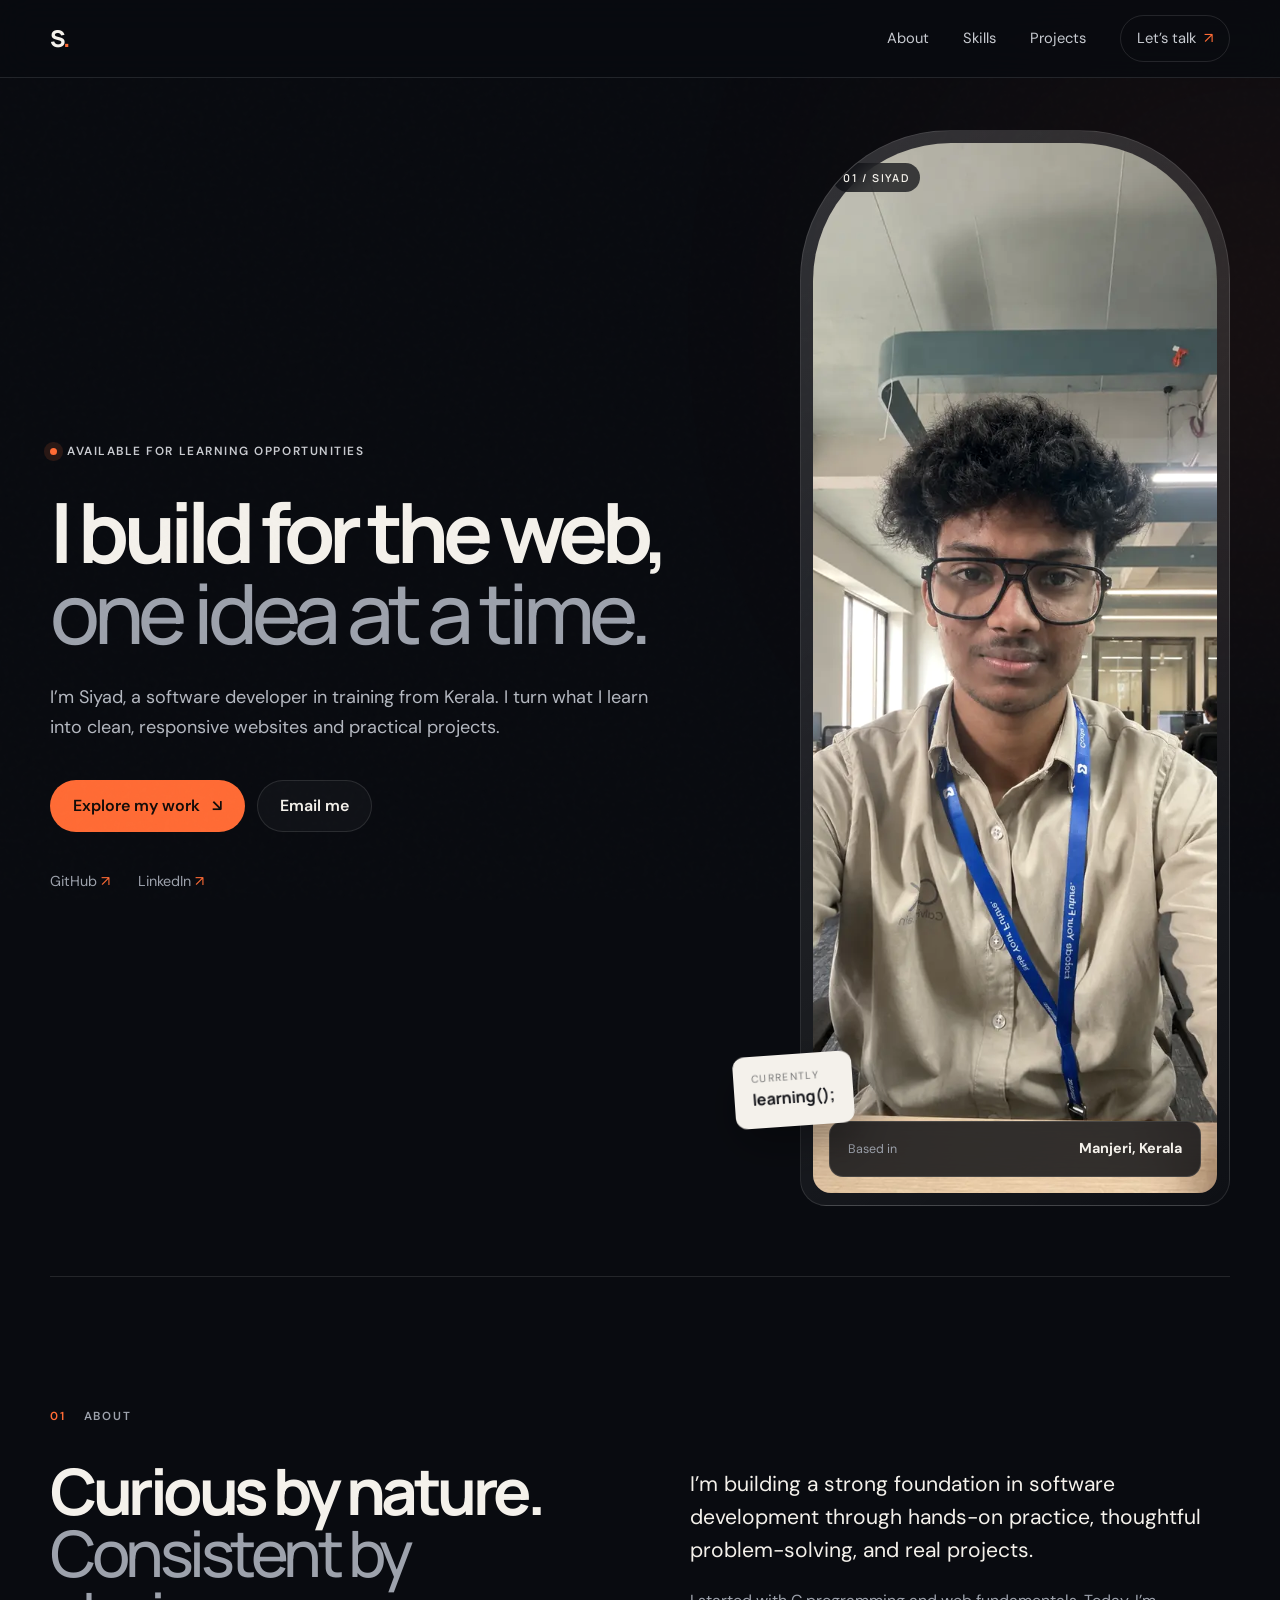
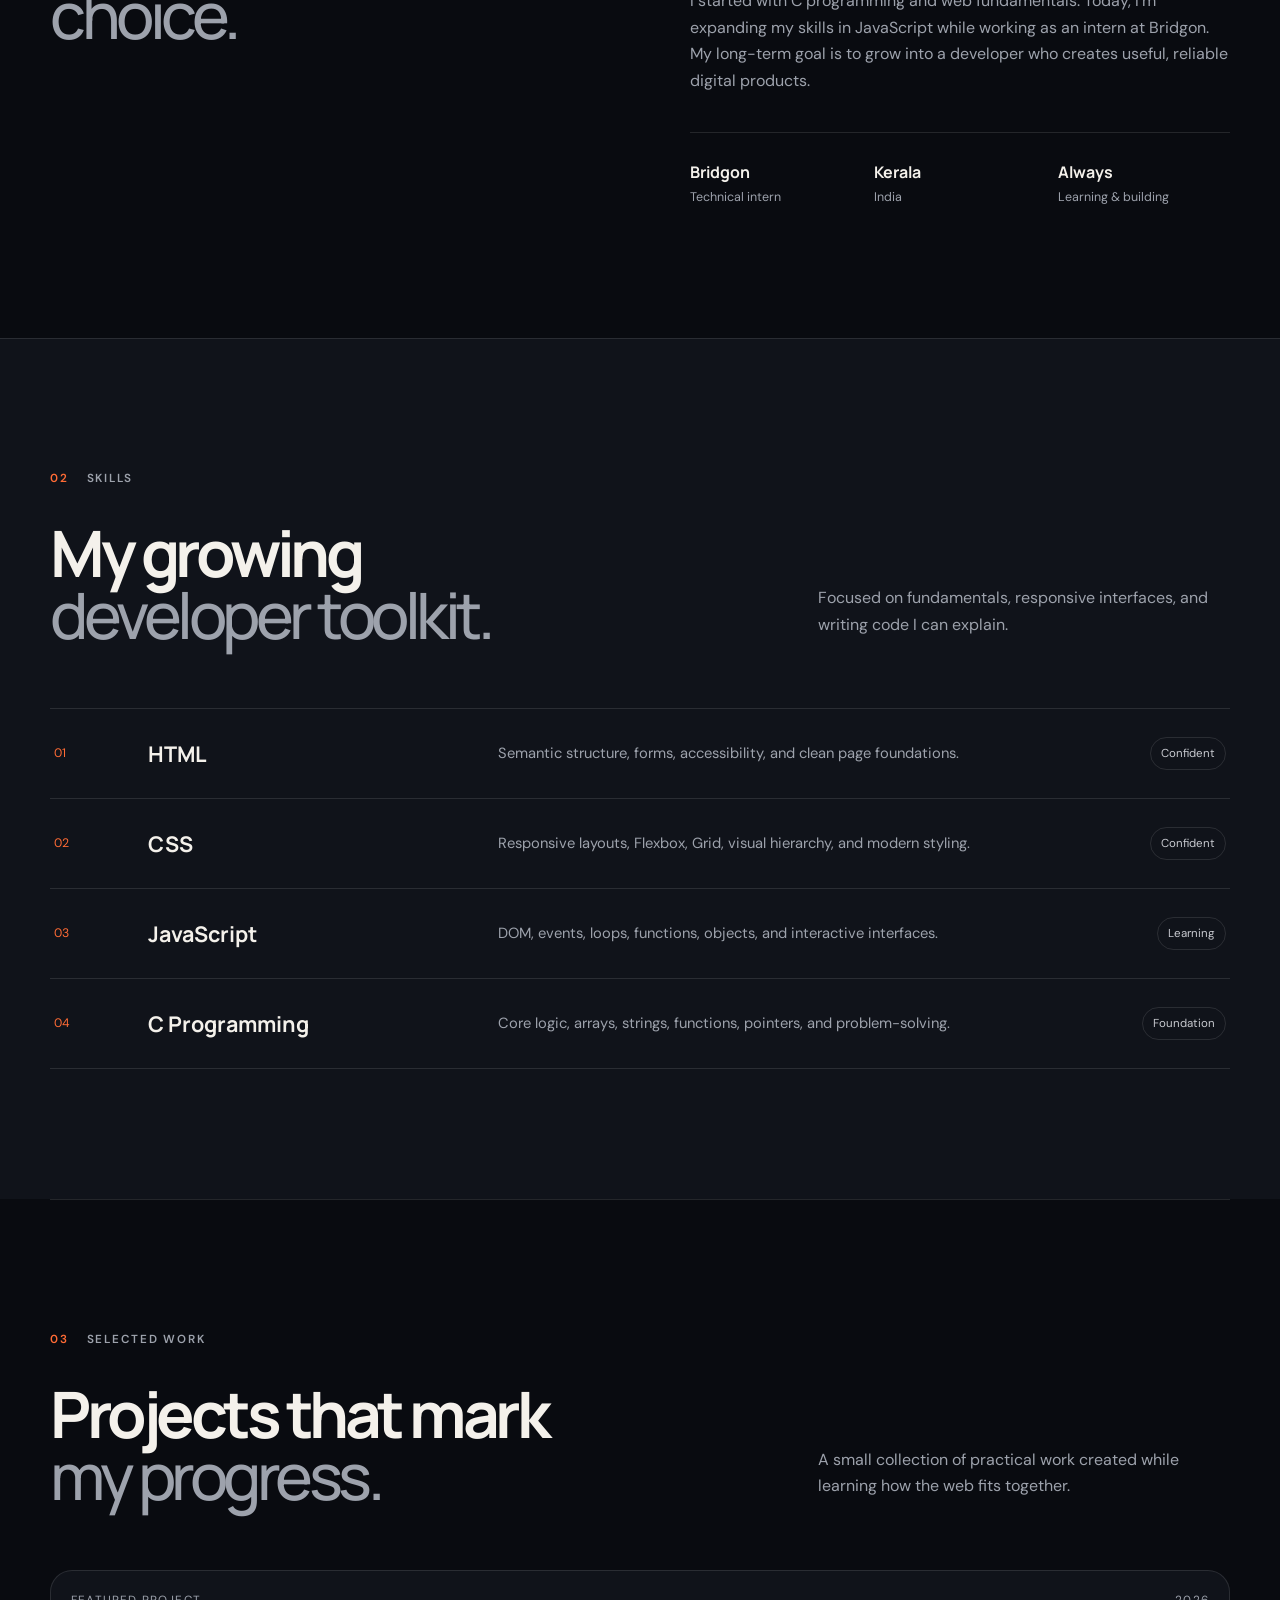
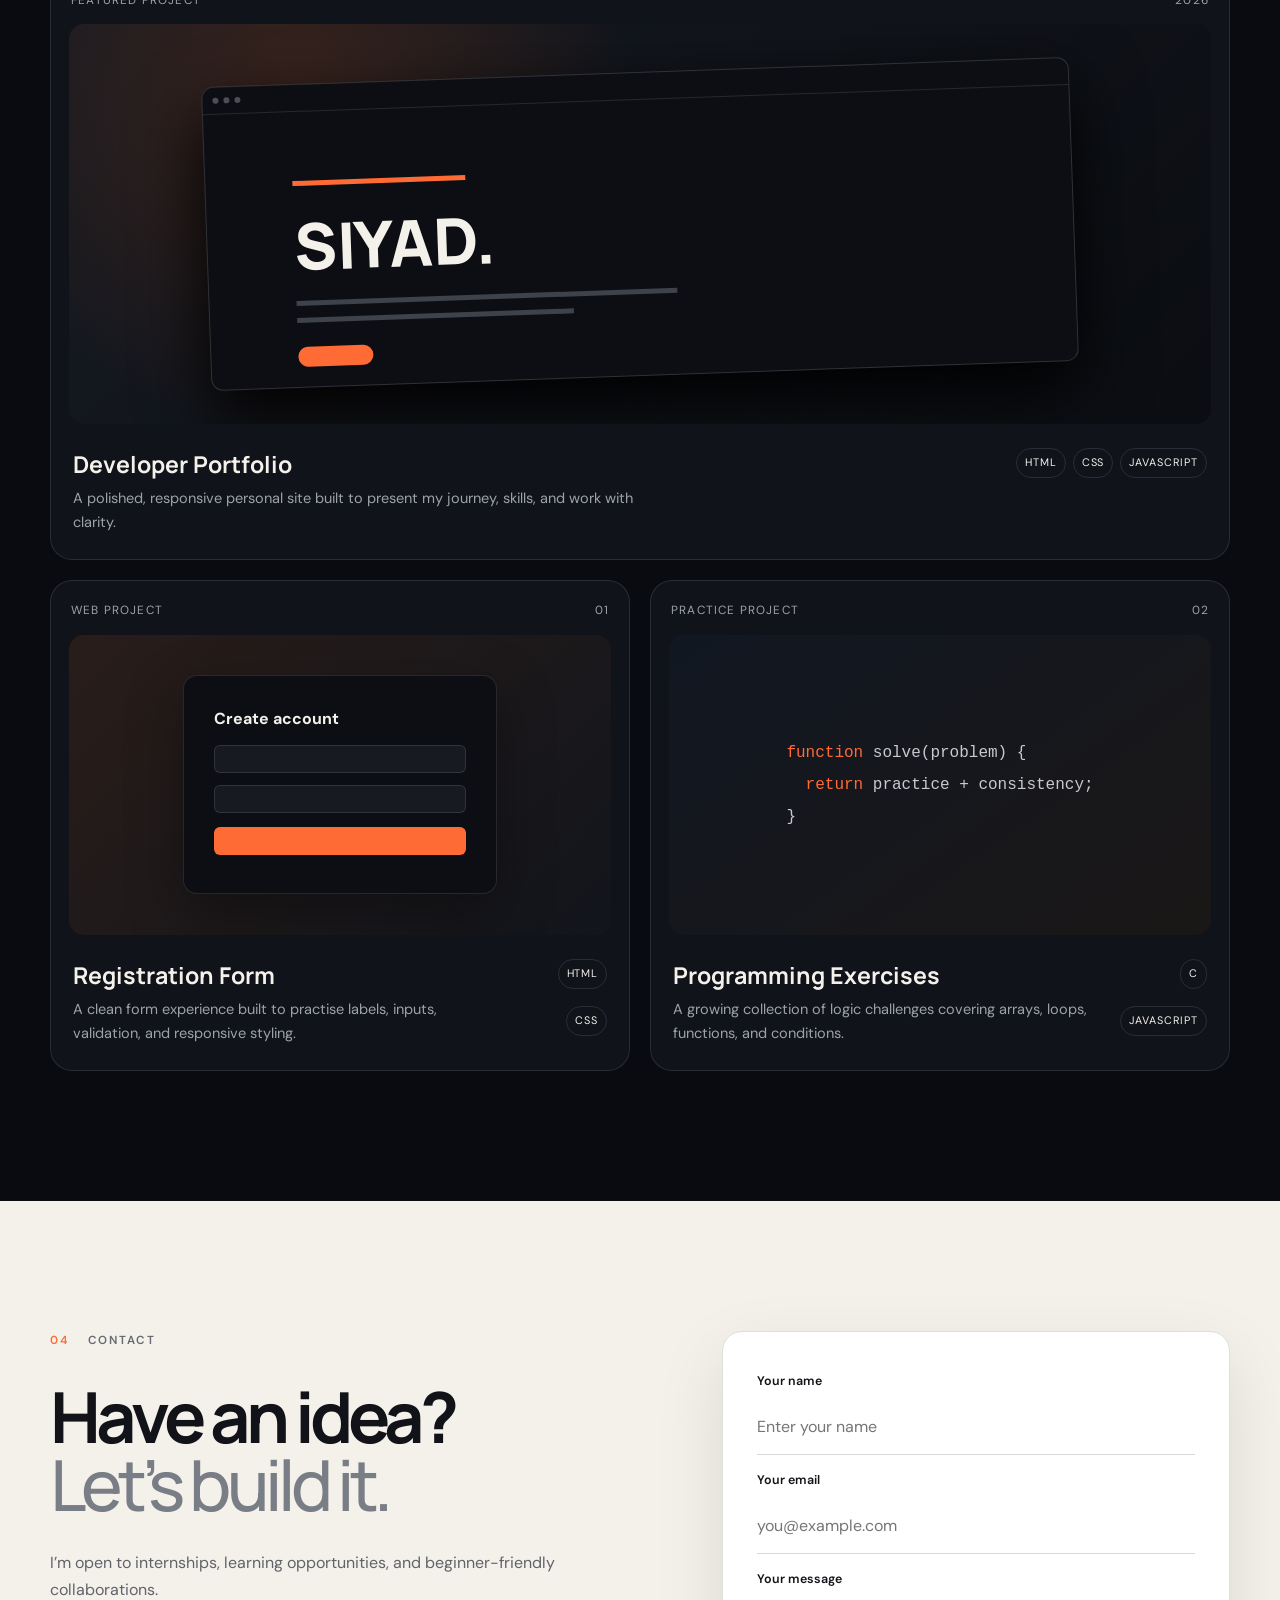
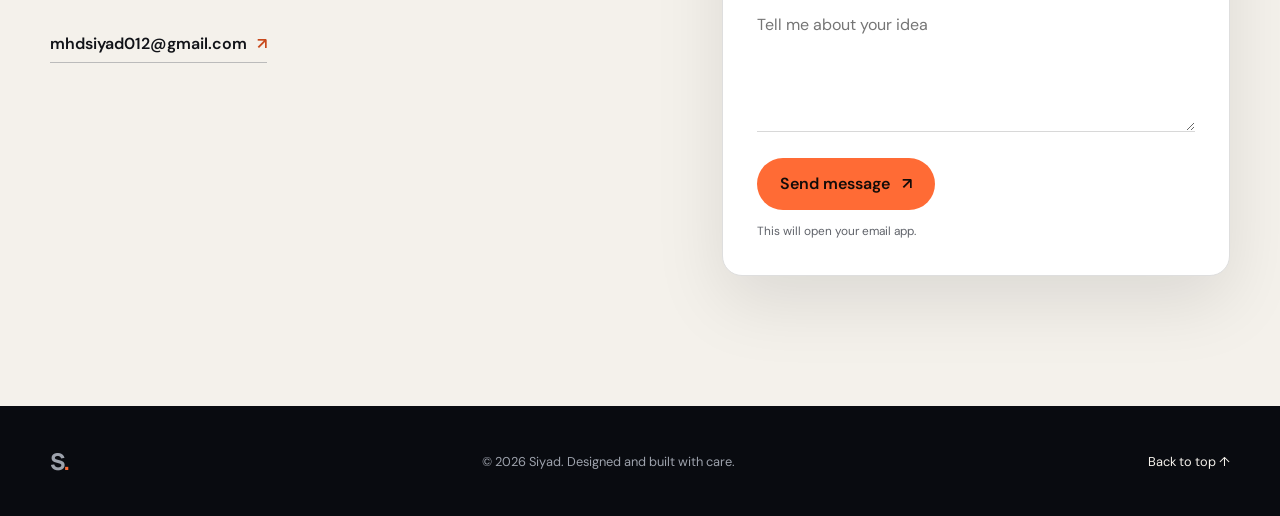
<file: new portfolio/Siyad_Professional_Portfolio_Code (1)/index.html>
<!doctype html>
<html lang="en">
<head>
  <meta charset="utf-8">
  <meta name="viewport" content="width=device-width, initial-scale=1">
  <meta name="description" content="Portfolio of Siyad, a software developer in training focused on thoughtful web experiences and strong programming foundations.">
  <meta name="theme-color" content="#090b10">
  <title>Siyad — Software Developer</title>
  <link rel="preconnect" href="https://fonts.googleapis.com">
  <link rel="preconnect" href="https://fonts.gstatic.com" crossorigin>
  <link href="https://fonts.googleapis.com/css2?family=DM+Sans:wght@400;500;600&family=Manrope:wght@500;600;700;800&display=swap" rel="stylesheet">
  <link rel="stylesheet" href="style.css">
  <script src="script.js" defer></script>
</head>
<body>
  <a class="skip-link" href="#main">Skip to content</a>
  <div class="page-glow" aria-hidden="true"></div>
  <header class="site-header">
    <nav class="nav shell" aria-label="Main navigation">
      <a class="brand" href="#home" aria-label="Siyad home">S<span>.</span></a>
      <button class="menu-toggle" type="button" aria-expanded="false" aria-controls="nav-links"><span></span><span></span><span></span><span class="sr-only">Open menu</span></button>
      <div class="nav-links" id="nav-links"><a href="#about">About</a><a href="#skills">Skills</a><a href="#projects">Projects</a><a href="#contact" class="nav-cta">Let’s talk <span>↗</span></a></div>
    </nav>
  </header>
  <main id="main">
    <section class="hero shell" id="home">
      <div class="hero-copy reveal">
        <div class="eyebrow"><span></span> Available for learning opportunities</div>
        <h1>I build for the web,<br><em>one idea at a time.</em></h1>
        <p class="hero-intro">I’m Siyad, a software developer in training from Kerala. I turn what I learn into clean, responsive websites and practical projects.</p>
        <div class="hero-actions"><a class="button button-primary" href="#projects">Explore my work <span>↘</span></a><a class="button button-quiet" href="mailto:mhdsiyad012@gmail.com">Email me</a></div>
        <div class="social-row" aria-label="Social links"><a href="https://github.com/mhdsiyad012-dot" target="_blank" rel="noreferrer">GitHub <span>↗</span></a><a href="https://www.linkedin.com/in/muhammed-siyad-a6a916427" target="_blank" rel="noreferrer">LinkedIn <span>↗</span></a></div>
      </div>
      <div class="hero-visual reveal">
        <div class="portrait-frame"><div class="portrait-index">01 / SIYAD</div><img src="profile.webp" alt="Siyad, aspiring software developer" width="900" height="1050"><div class="portrait-caption"><span>Based in</span><strong>Manjeri, Kerala</strong></div></div>
        <div class="code-card" aria-hidden="true"><span>currently</span><strong>learning();</strong></div>
      </div>
    </section>
    <section class="section shell" id="about">
      <div class="section-kicker reveal"><span>01</span> About</div>
      <div class="about-grid"><h2 class="section-title reveal">Curious by nature.<br><em>Consistent by choice.</em></h2><div class="about-copy reveal"><p class="lead">I’m building a strong foundation in software development through hands-on practice, thoughtful problem-solving, and real projects.</p><p>I started with C programming and web fundamentals. Today, I’m expanding my skills in JavaScript while working as an intern at Bridgon. My long-term goal is to grow into a developer who creates useful, reliable digital products.</p><div class="about-facts"><div><strong>Bridgon</strong><span>Technical intern</span></div><div><strong>Kerala</strong><span>India</span></div><div><strong>Always</strong><span>Learning & building</span></div></div></div></div>
    </section>
    <section class="section skills-section" id="skills"><div class="shell">
      <div class="section-kicker reveal"><span>02</span> Skills</div>
      <div class="skills-heading reveal"><h2 class="section-title">My growing<br><em>developer toolkit.</em></h2><p>Focused on fundamentals, responsive interfaces, and writing code I can explain.</p></div>
      <div class="skill-list">
        <article class="skill-item reveal"><span class="skill-number">01</span><h3>HTML</h3><p>Semantic structure, forms, accessibility, and clean page foundations.</p><span class="skill-status">Confident</span></article>
        <article class="skill-item reveal"><span class="skill-number">02</span><h3>CSS</h3><p>Responsive layouts, Flexbox, Grid, visual hierarchy, and modern styling.</p><span class="skill-status">Confident</span></article>
        <article class="skill-item reveal"><span class="skill-number">03</span><h3>JavaScript</h3><p>DOM, events, loops, functions, objects, and interactive interfaces.</p><span class="skill-status">Learning</span></article>
        <article class="skill-item reveal"><span class="skill-number">04</span><h3>C Programming</h3><p>Core logic, arrays, strings, functions, pointers, and problem-solving.</p><span class="skill-status">Foundation</span></article>
      </div>
    </div></section>
    <section class="section shell" id="projects">
      <div class="section-kicker reveal"><span>03</span> Selected work</div>
      <div class="projects-heading reveal"><h2 class="section-title">Projects that mark<br><em>my progress.</em></h2><p>A small collection of practical work created while learning how the web fits together.</p></div>
      <div class="project-grid">
        <article class="project-card project-featured reveal"><div class="project-top"><span>Featured project</span><span>2026</span></div><div class="project-visual portfolio-visual" aria-hidden="true"><div class="mock-window"><div class="mock-bar"><i></i><i></i><i></i></div><div class="mock-content"><span></span><strong>SIYAD.</strong><p></p><p></p><button></button></div></div></div><div class="project-info"><div><h3>Developer Portfolio</h3><p>A polished, responsive personal site built to present my journey, skills, and work with clarity.</p></div><div class="tags"><span>HTML</span><span>CSS</span><span>JavaScript</span></div></div><a class="card-link" href="#home" aria-label="View the developer portfolio"></a></article>
        <article class="project-card reveal"><div class="project-top"><span>Web project</span><span>01</span></div><div class="project-visual form-visual" aria-hidden="true"><div class="mini-form"><strong>Create account</strong><span></span><span></span><button></button></div></div><div class="project-info"><div><h3>Registration Form</h3><p>A clean form experience built to practise labels, inputs, validation, and responsive styling.</p></div><div class="tags"><span>HTML</span><span>CSS</span></div></div></article>
        <article class="project-card reveal"><div class="project-top"><span>Practice project</span><span>02</span></div><div class="project-visual logic-visual" aria-hidden="true"><code><b>function</b> solve(problem) {<br>&nbsp;&nbsp;<b>return</b> practice + consistency;<br>}</code></div><div class="project-info"><div><h3>Programming Exercises</h3><p>A growing collection of logic challenges covering arrays, loops, functions, and conditions.</p></div><div class="tags"><span>C</span><span>JavaScript</span></div></div></article>
      </div>
    </section>
    <section class="contact-section" id="contact"><div class="shell contact-grid">
      <div class="reveal"><div class="section-kicker"><span>04</span> Contact</div><h2>Have an idea?<br><em>Let’s build it.</em></h2><p>I’m open to internships, learning opportunities, and beginner-friendly collaborations.</p><a class="contact-email" href="mailto:mhdsiyad012@gmail.com">mhdsiyad012@gmail.com <span>↗</span></a></div>
      <form class="contact-form reveal" id="contact-form"><label for="name">Your name</label><input id="name" name="name" type="text" placeholder="Enter your name" required><label for="email">Your email</label><input id="email" name="email" type="email" placeholder="you@example.com" required><label for="message">Your message</label><textarea id="message" name="message" rows="4" placeholder="Tell me about your idea" required></textarea><button class="button button-primary" type="submit">Send message <span>↗</span></button><p class="form-note" id="form-note" aria-live="polite">This will open your email app.</p></form>
    </div></section>
  </main>
  <footer class="footer shell"><a class="brand" href="#home">S<span>.</span></a><p>© <span id="year"></span> Siyad. Designed and built with care.</p><a href="#home">Back to top ↑</a></footer>
</body>
</html>
</file>
<file: new portfolio/Siyad_Professional_Portfolio_Code (1)/style.css>
:root{--bg:#090b10;--panel:#10131a;--text:#f4f1eb;--muted:#9da2ac;--line:rgba(255,255,255,.11);--accent:#ff6b35;--max:1180px;--radius:22px}
*{box-sizing:border-box;margin:0;padding:0}html{scroll-behavior:smooth;scroll-padding-top:88px}body{background:var(--bg);color:var(--text);font-family:"DM Sans",sans-serif;font-size:16px;line-height:1.65;overflow-x:hidden}body::before{content:"";position:fixed;inset:0;pointer-events:none;opacity:.025;background-image:url("data:image/svg+xml,%3Csvg viewBox='0 0 180 180' xmlns='http://www.w3.org/2000/svg'%3E%3Cfilter id='n'%3E%3CfeTurbulence type='fractalNoise' baseFrequency='.9' numOctaves='4' stitchTiles='stitch'/%3E%3C/filter%3E%3Crect width='100%25' height='100%25' filter='url(%23n)' opacity='.5'/%3E%3C/svg%3E")}a{color:inherit;text-decoration:none}button,input,textarea{font:inherit}.shell{width:min(calc(100% - 48px),var(--max));margin-inline:auto}.sr-only{position:absolute;width:1px;height:1px;overflow:hidden;clip:rect(0,0,0,0)}
.skip-link{position:fixed;top:-80px;left:20px;z-index:100;background:var(--accent);color:#111;padding:10px 16px;border-radius:8px}.skip-link:focus{top:16px}.page-glow{position:absolute;width:520px;height:520px;border-radius:50%;right:-240px;top:60px;background:var(--accent);filter:blur(180px);opacity:.1;pointer-events:none}.site-header{height:78px;position:fixed;inset:0 0 auto;z-index:30;background:rgba(9,11,16,.76);backdrop-filter:blur(18px);border-bottom:1px solid var(--line)}.nav{height:100%;display:flex;align-items:center;justify-content:space-between}.brand{font:800 1.45rem/1 "Manrope",sans-serif;letter-spacing:-.08em}.brand span{color:var(--accent)}.nav-links{display:flex;align-items:center;gap:34px}.nav-links>a{font-size:.92rem;color:#c7cad0;transition:.25s}.nav-links>a:hover{color:#fff}.nav-cta{border:1px solid var(--line);padding:10px 16px;border-radius:999px}.nav-cta span{color:var(--accent);margin-left:4px}.menu-toggle{display:none;background:none;border:0;color:#fff;width:40px;height:40px}.menu-toggle>span:not(.sr-only){display:block;width:22px;height:1px;background:#fff;margin:5px auto}
.hero{min-height:100vh;padding-top:130px;padding-bottom:70px;display:grid;grid-template-columns:1.18fr .82fr;gap:72px;align-items:center}.eyebrow{display:flex;align-items:center;gap:10px;color:#c9cbd0;text-transform:uppercase;letter-spacing:.13em;font-size:.74rem;font-weight:600}.eyebrow span{width:7px;height:7px;border-radius:50%;background:var(--accent);box-shadow:0 0 0 6px rgba(255,107,53,.13)}.hero h1,.section-title,.contact-section h2{font:700 clamp(3.3rem,6.5vw,6.2rem)/.97 "Manrope",sans-serif;letter-spacing:-.07em;margin:30px 0}.hero h1 em,.section-title em,.contact-section h2 em{font-weight:500;color:var(--muted);font-style:normal}.hero-intro{font-size:1.13rem;max-width:620px;color:#b4b8c0}.hero-actions{display:flex;gap:12px;margin:38px 0}.button{display:inline-flex;align-items:center;justify-content:center;gap:12px;min-height:52px;padding:0 22px;border:1px solid transparent;border-radius:999px;font-weight:600;cursor:pointer;transition:transform .25s,background .25s,border-color .25s}.button:hover{transform:translateY(-2px)}.button-primary{background:var(--accent);color:#130c09}.button-primary:hover{background:#ff8157}.button-quiet{border-color:var(--line);background:rgba(255,255,255,.03)}.button-quiet:hover{border-color:rgba(255,255,255,.3)}.social-row{display:flex;gap:28px}.social-row a{font-size:.9rem;color:var(--muted)}.social-row span{color:var(--accent)}
.hero-visual{position:relative}.portrait-frame{position:relative;max-width:430px;margin-left:auto;padding:12px;background:linear-gradient(145deg,rgba(255,255,255,.16),rgba(255,255,255,.025));border:1px solid var(--line);border-radius:150px 150px 26px 26px;overflow:hidden}.portrait-frame img{display:block;width:100%;aspect-ratio:.84;object-fit:cover;object-position:center 20%;filter:saturate(.82) contrast(1.03);border-radius:138px 138px 18px 18px}.portrait-index{position:absolute;z-index:2;top:32px;left:32px;font:600 .68rem "Manrope";letter-spacing:.15em;background:rgba(9,11,16,.72);padding:7px 10px;border-radius:99px;backdrop-filter:blur(10px)}.portrait-caption{position:absolute;left:28px;right:28px;bottom:28px;padding:15px 18px;background:rgba(9,11,16,.82);border:1px solid rgba(255,255,255,.13);border-radius:14px;backdrop-filter:blur(14px);display:flex;justify-content:space-between;align-items:center}.portrait-caption span{font-size:.78rem;color:var(--muted)}.portrait-caption strong{font-size:.9rem}.code-card{position:absolute;left:-42px;bottom:80px;padding:14px 18px;background:var(--text);color:#121318;border-radius:12px;box-shadow:0 18px 48px rgba(0,0,0,.35);transform:rotate(-4deg)}.code-card span{display:block;font-size:.65rem;text-transform:uppercase;letter-spacing:.13em;color:#777}.code-card strong{font:700 1rem "Manrope"}
.section{padding:130px 0;border-top:1px solid var(--line)}.section-kicker{display:flex;align-items:center;gap:18px;text-transform:uppercase;letter-spacing:.15em;font-weight:600;font-size:.73rem;color:var(--muted)}.section-kicker span{color:var(--accent)}.about-grid{display:grid;grid-template-columns:1fr 1fr;gap:100px;align-items:start}.section-title{font-size:clamp(2.7rem,5vw,4.8rem);margin:34px 0 0}.about-copy{padding-top:42px;color:var(--muted)}.about-copy .lead{font-size:1.32rem;line-height:1.55;color:var(--text);margin-bottom:22px}.about-facts{display:grid;grid-template-columns:repeat(3,1fr);gap:12px;margin-top:38px;padding-top:28px;border-top:1px solid var(--line)}.about-facts strong,.about-facts span{display:block}.about-facts strong{font:700 1rem "Manrope";color:var(--text)}.about-facts span{font-size:.78rem;margin-top:4px}
.skills-section{background:var(--panel)}.skills-heading,.projects-heading{display:grid;grid-template-columns:1.25fr .75fr;gap:80px;align-items:end;margin-bottom:62px}.skills-heading>p,.projects-heading>p{color:var(--muted);max-width:410px;margin-bottom:8px}.skill-list{border-top:1px solid var(--line)}.skill-item{display:grid;grid-template-columns:70px .7fr 1.3fr 100px;gap:24px;align-items:center;padding:28px 4px;border-bottom:1px solid var(--line);transition:padding .25s,background .25s}.skill-item:hover{padding-inline:16px;background:rgba(255,255,255,.025)}.skill-number{color:var(--accent);font-size:.77rem}.skill-item h3{font:700 1.35rem "Manrope"}.skill-item p{color:var(--muted);font-size:.92rem}.skill-status{justify-self:end;border:1px solid var(--line);border-radius:999px;padding:6px 10px;color:#c7c9cf;font-size:.72rem}
.project-grid{display:grid;grid-template-columns:1fr 1fr;gap:20px}.project-card{position:relative;padding:18px;border:1px solid var(--line);border-radius:var(--radius);background:var(--panel);overflow:hidden}.project-featured{grid-column:1/-1}.project-top{display:flex;justify-content:space-between;padding:2px 2px 14px;color:var(--muted);font-size:.74rem;text-transform:uppercase;letter-spacing:.1em}.project-visual{height:300px;border-radius:15px;background:#1c2029;display:grid;place-items:center;overflow:hidden}.project-featured .project-visual{height:400px}.portfolio-visual{background:radial-gradient(circle at 20% 20%,#3a241d,transparent 35%),linear-gradient(135deg,#161a22,#0b0d12)}.mock-window{width:76%;height:76%;background:#0c0e13;border:1px solid rgba(255,255,255,.15);border-radius:12px;box-shadow:0 28px 70px #000;transform:rotate(-2deg);overflow:hidden}.mock-bar{height:27px;border-bottom:1px solid var(--line);display:flex;align-items:center;gap:5px;padding:0 10px}.mock-bar i{width:6px;height:6px;background:#4b4e55;border-radius:50%}.mock-content{padding:8% 10%}.mock-content>span{display:block;width:25%;height:5px;background:var(--accent);margin-bottom:16px}.mock-content strong{font:800 clamp(1.8rem,5vw,4rem) "Manrope"}.mock-content p{height:5px;background:#3e424b;width:55%;margin-top:12px}.mock-content p+p{width:40%}.mock-content button{border:0;width:75px;height:20px;background:var(--accent);border-radius:99px;margin-top:24px}.form-visual{background:linear-gradient(135deg,#291d19,#12151c)}.mini-form{width:58%;padding:30px;background:#0c0e13;border:1px solid var(--line);border-radius:14px;box-shadow:0 20px 55px rgba(0,0,0,.35)}.mini-form strong,.mini-form span{display:block}.mini-form span{height:28px;background:#171a21;border:1px solid var(--line);border-radius:6px;margin-top:12px}.mini-form button{width:100%;height:28px;border:0;background:var(--accent);border-radius:6px;margin-top:14px}.logic-visual{background:linear-gradient(145deg,#111722,#1b1717)}.logic-visual code{font-size:1rem;line-height:2;color:#c8cad0}.logic-visual b{color:var(--accent);font-weight:500}.project-info{display:flex;justify-content:space-between;gap:30px;padding:24px 4px 6px}.project-info h3{font:700 1.45rem "Manrope";margin-bottom:7px}.project-info p{color:var(--muted);font-size:.91rem;max-width:600px}.tags{display:flex;gap:7px;align-items:flex-start;flex-wrap:wrap;justify-content:flex-end}.tags span{font-size:.68rem;text-transform:uppercase;letter-spacing:.08em;border:1px solid var(--line);border-radius:999px;padding:5px 8px}.card-link{position:absolute;inset:0}
.contact-section{padding:130px 0;background:var(--text);color:#111318}.contact-grid{display:grid;grid-template-columns:1.05fr .95fr;gap:110px}.contact-section .section-kicker{color:#656971}.contact-section h2{font-size:clamp(3rem,5.5vw,5.2rem);margin:32px 0}.contact-section h2 em{color:#797d85}.contact-section p{color:#60636a;max-width:520px}.contact-email{display:inline-flex;gap:10px;margin-top:28px;padding-bottom:4px;border-bottom:1px solid #bbb;font-weight:600}.contact-email span{color:#c8491c}.contact-form{display:grid;gap:10px;padding:34px;background:#fff;border:1px solid #dedede;border-radius:20px;box-shadow:0 26px 70px rgba(0,0,0,.1)}.contact-form label{font-size:.78rem;font-weight:600;margin-top:5px}.contact-form input,.contact-form textarea{width:100%;padding:13px 0;border:0;border-bottom:1px solid #d8d8d8;background:transparent;outline:0;resize:vertical}.contact-form input:focus,.contact-form textarea:focus{border-color:var(--accent)}.contact-form .button{margin-top:16px;width:max-content}.form-note{font-size:.74rem!important;margin-top:2px}.footer{min-height:110px;display:flex;align-items:center;justify-content:space-between;gap:20px;color:var(--muted);font-size:.8rem}.footer>a:last-child{color:var(--text)}.reveal{opacity:0;transform:translateY(24px);transition:opacity .7s ease,transform .7s ease}.reveal.visible{opacity:1;transform:none}
@media (prefers-reduced-motion:reduce){html{scroll-behavior:auto}.reveal{opacity:1;transform:none;transition:none}}
@media (max-width:900px){.hero{grid-template-columns:1fr;padding-top:135px}.hero-copy{max-width:720px}.hero-visual{max-width:520px;width:90%;margin-inline:auto}.portrait-frame{margin:auto}.about-grid,.contact-grid{grid-template-columns:1fr;gap:30px}.skills-heading,.projects-heading{grid-template-columns:1fr;gap:22px}.about-copy{padding-top:0}.skill-item{grid-template-columns:45px .8fr 1.2fr}.skill-status{display:none}.contact-grid{gap:55px}}
@media (max-width:680px){.shell{width:min(calc(100% - 30px),var(--max))}.site-header{height:68px}.menu-toggle{display:block}.nav-links{position:absolute;top:68px;left:0;right:0;padding:24px 20px 30px;background:#0d1016;border-bottom:1px solid var(--line);display:none;flex-direction:column;align-items:flex-start;gap:20px}.nav-links.open{display:flex}.hero{padding-top:112px;gap:52px}.hero h1{font-size:clamp(3rem,14vw,4.3rem)}.hero-actions{align-items:stretch;flex-direction:column}.button{width:100%}.social-row{justify-content:space-between}.code-card{left:-12px;bottom:54px}.section{padding:92px 0}.section-title{margin-top:25px}.about-facts{grid-template-columns:1fr 1fr}.skill-item{grid-template-columns:35px 1fr;padding:22px 0}.skill-item p{grid-column:2}.project-grid{grid-template-columns:1fr}.project-featured{grid-column:auto}.project-visual,.project-featured .project-visual{height:260px}.mock-window{width:88%;height:72%}.project-info{display:block}.tags{justify-content:flex-start;margin-top:18px}.contact-section{padding:92px 0}.contact-form{padding:24px}.footer{padding:28px 0;min-height:auto;flex-wrap:wrap}.footer p{order:3;width:100%}}
</file>
